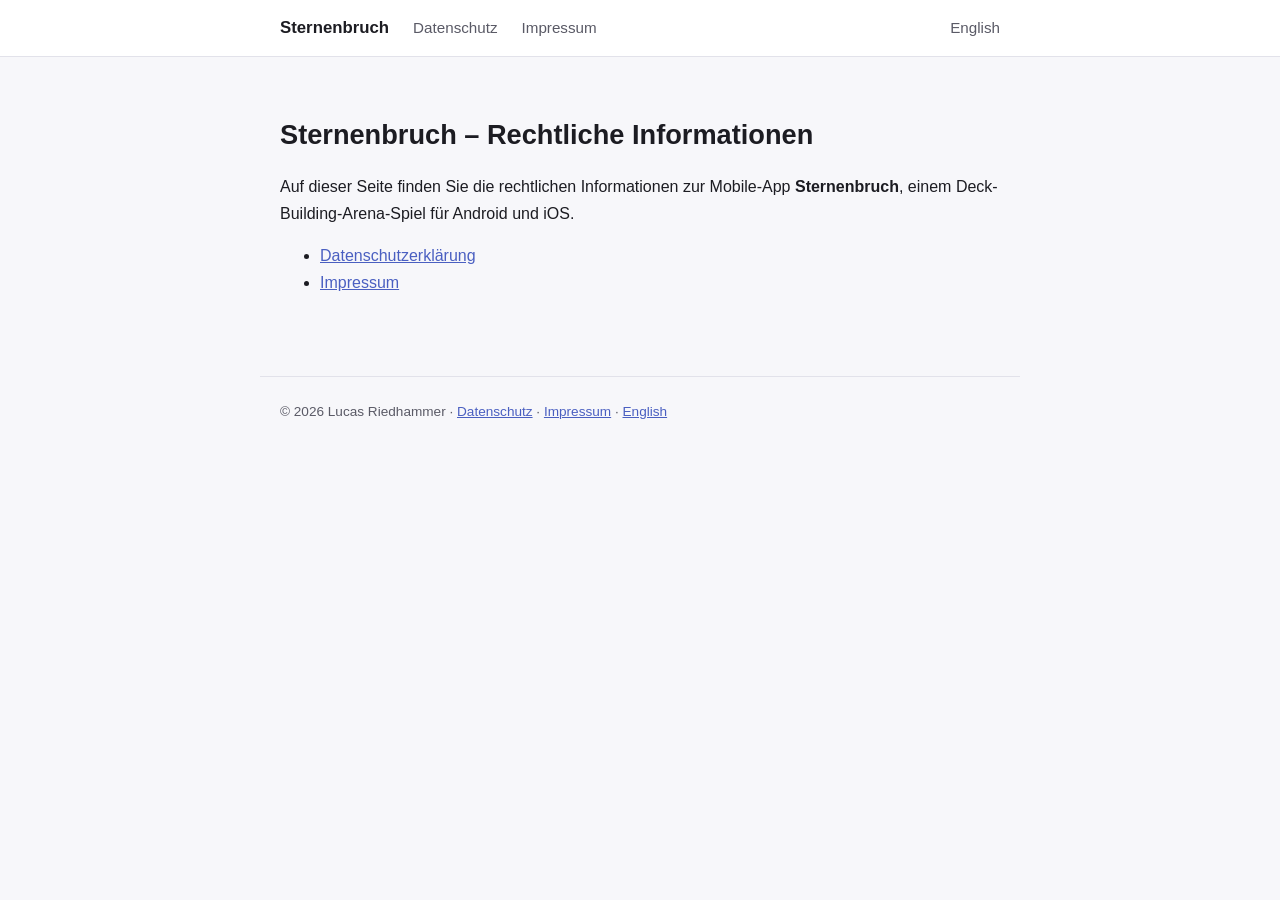
<file: index.html>
<!DOCTYPE html>
<html lang="de">
<head>
  <meta charset="utf-8">
  <meta name="viewport" content="width=device-width, initial-scale=1">
  <title>Sternenbruch – Rechtliches</title>
  <link rel="stylesheet" href="style.css">
</head>
<body>
  <header class="site">
    <nav>
      <a class="brand" href="index.html" aria-current="page">Sternenbruch</a>
      <a href="datenschutz.html">Datenschutz</a>
      <a href="impressum.html">Impressum</a>
      <a class="lang" href="en/index.html" hreflang="en">English</a>
    </nav>
  </header>
  <main>
    <h1>Sternenbruch – Rechtliche Informationen</h1>
    <p>
      Auf dieser Seite finden Sie die rechtlichen Informationen zur Mobile-App
      <strong>Sternenbruch</strong>, einem Deck-Building-Arena-Spiel für Android und iOS.
    </p>
    <ul>
      <li><a href="datenschutz.html">Datenschutzerklärung</a></li>
      <li><a href="impressum.html">Impressum</a></li>
    </ul>
  </main>
  <footer>
    © 2026 Lucas Riedhammer ·
    <a href="datenschutz.html">Datenschutz</a> ·
    <a href="impressum.html">Impressum</a> ·
    <a href="en/index.html" hreflang="en">English</a>
  </footer>
</body>
</html>
</file>
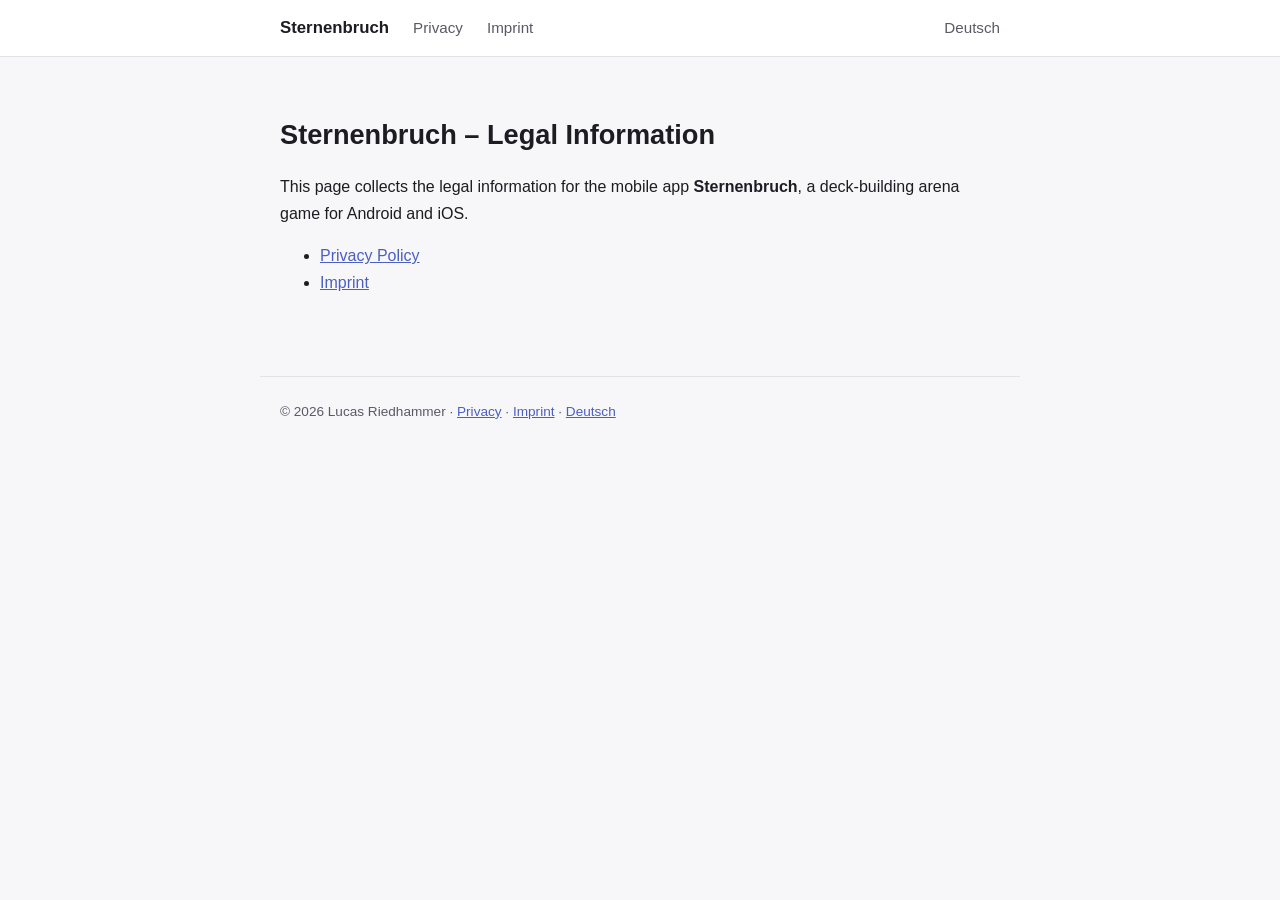
<file: en/index.html>
<!DOCTYPE html>
<html lang="en">
<head>
  <meta charset="utf-8">
  <meta name="viewport" content="width=device-width, initial-scale=1">
  <title>Sternenbruch – Legal</title>
  <link rel="stylesheet" href="../style.css">
</head>
<body>
  <header class="site">
    <nav>
      <a class="brand" href="index.html" aria-current="page">Sternenbruch</a>
      <a href="privacy.html">Privacy</a>
      <a href="imprint.html">Imprint</a>
      <a class="lang" href="../index.html" hreflang="de">Deutsch</a>
    </nav>
  </header>
  <main>
    <h1>Sternenbruch – Legal Information</h1>
    <p>
      This page collects the legal information for the mobile app <strong>Sternenbruch</strong>,
      a deck-building arena game for Android and iOS.
    </p>
    <ul>
      <li><a href="privacy.html">Privacy Policy</a></li>
      <li><a href="imprint.html">Imprint</a></li>
    </ul>
  </main>
  <footer>
    © 2026 Lucas Riedhammer ·
    <a href="privacy.html">Privacy</a> ·
    <a href="imprint.html">Imprint</a> ·
    <a href="../index.html" hreflang="de">Deutsch</a>
  </footer>
</body>
</html>
</file>
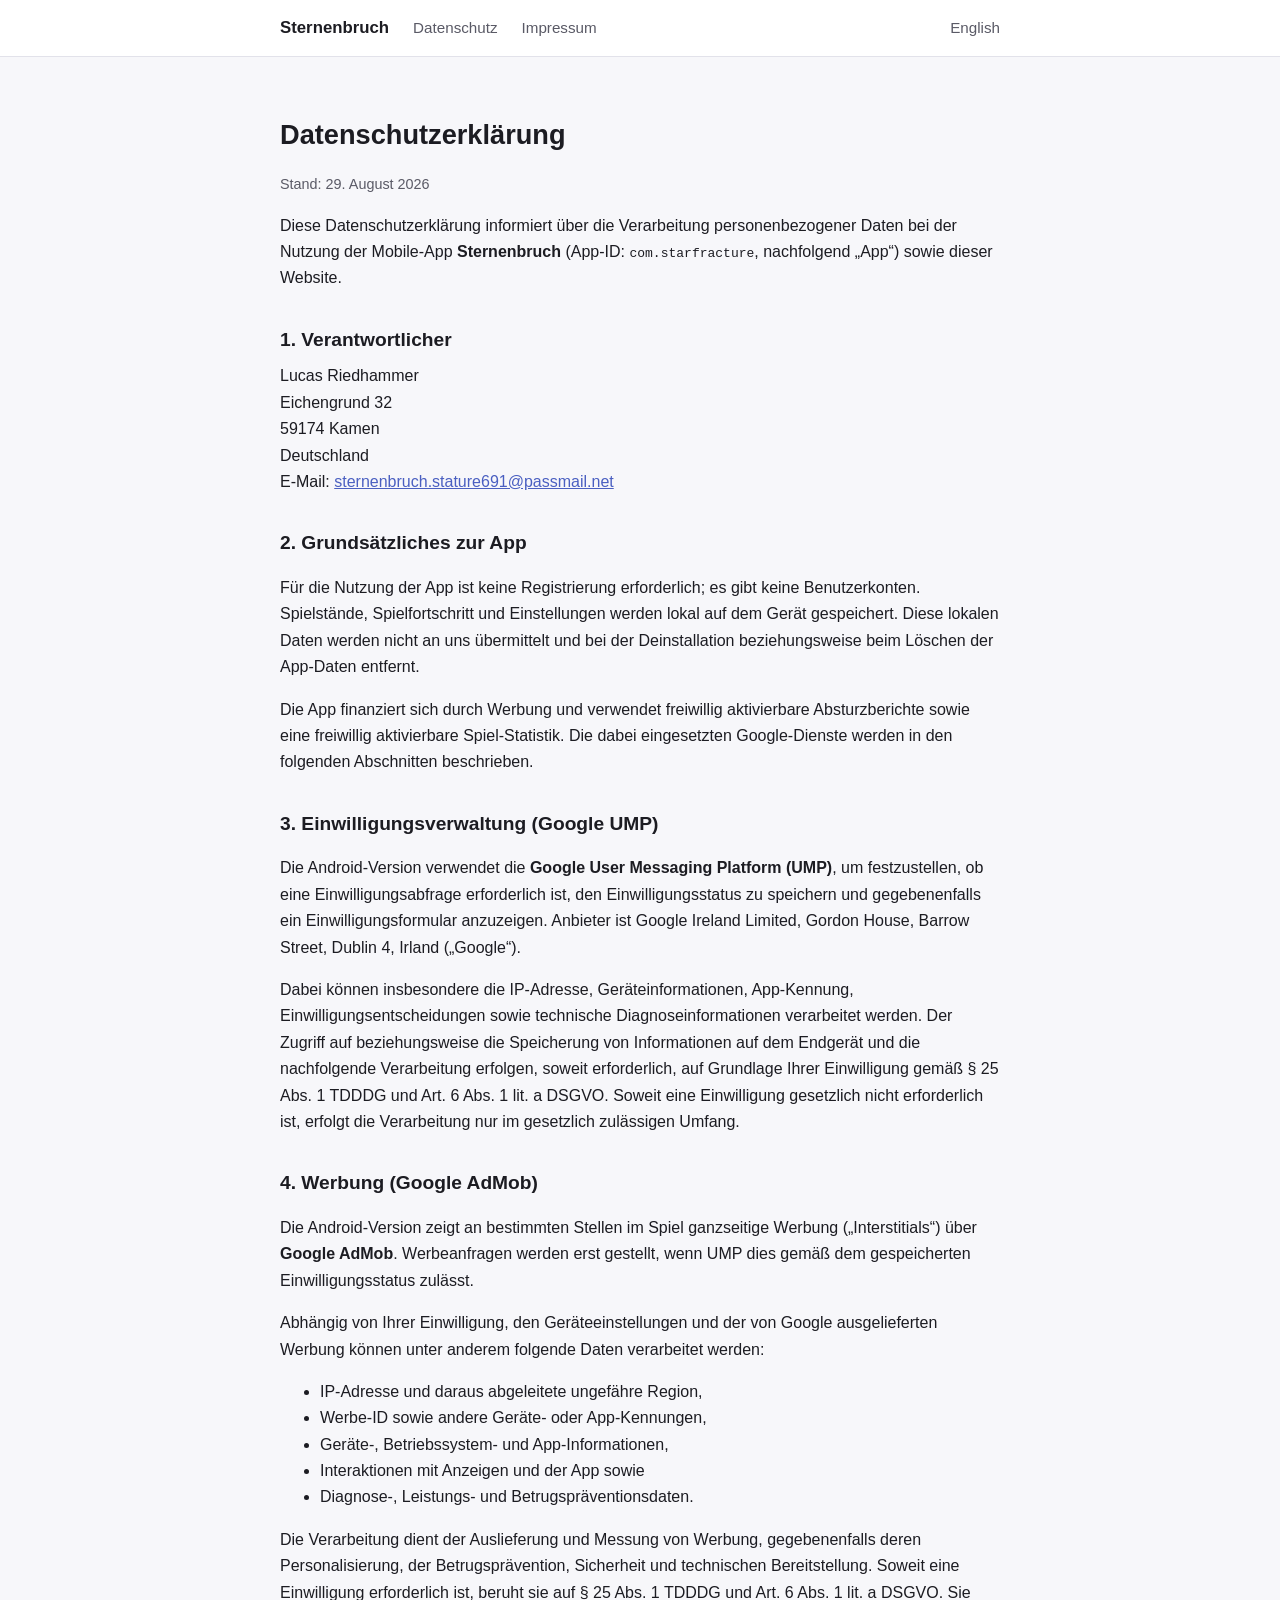
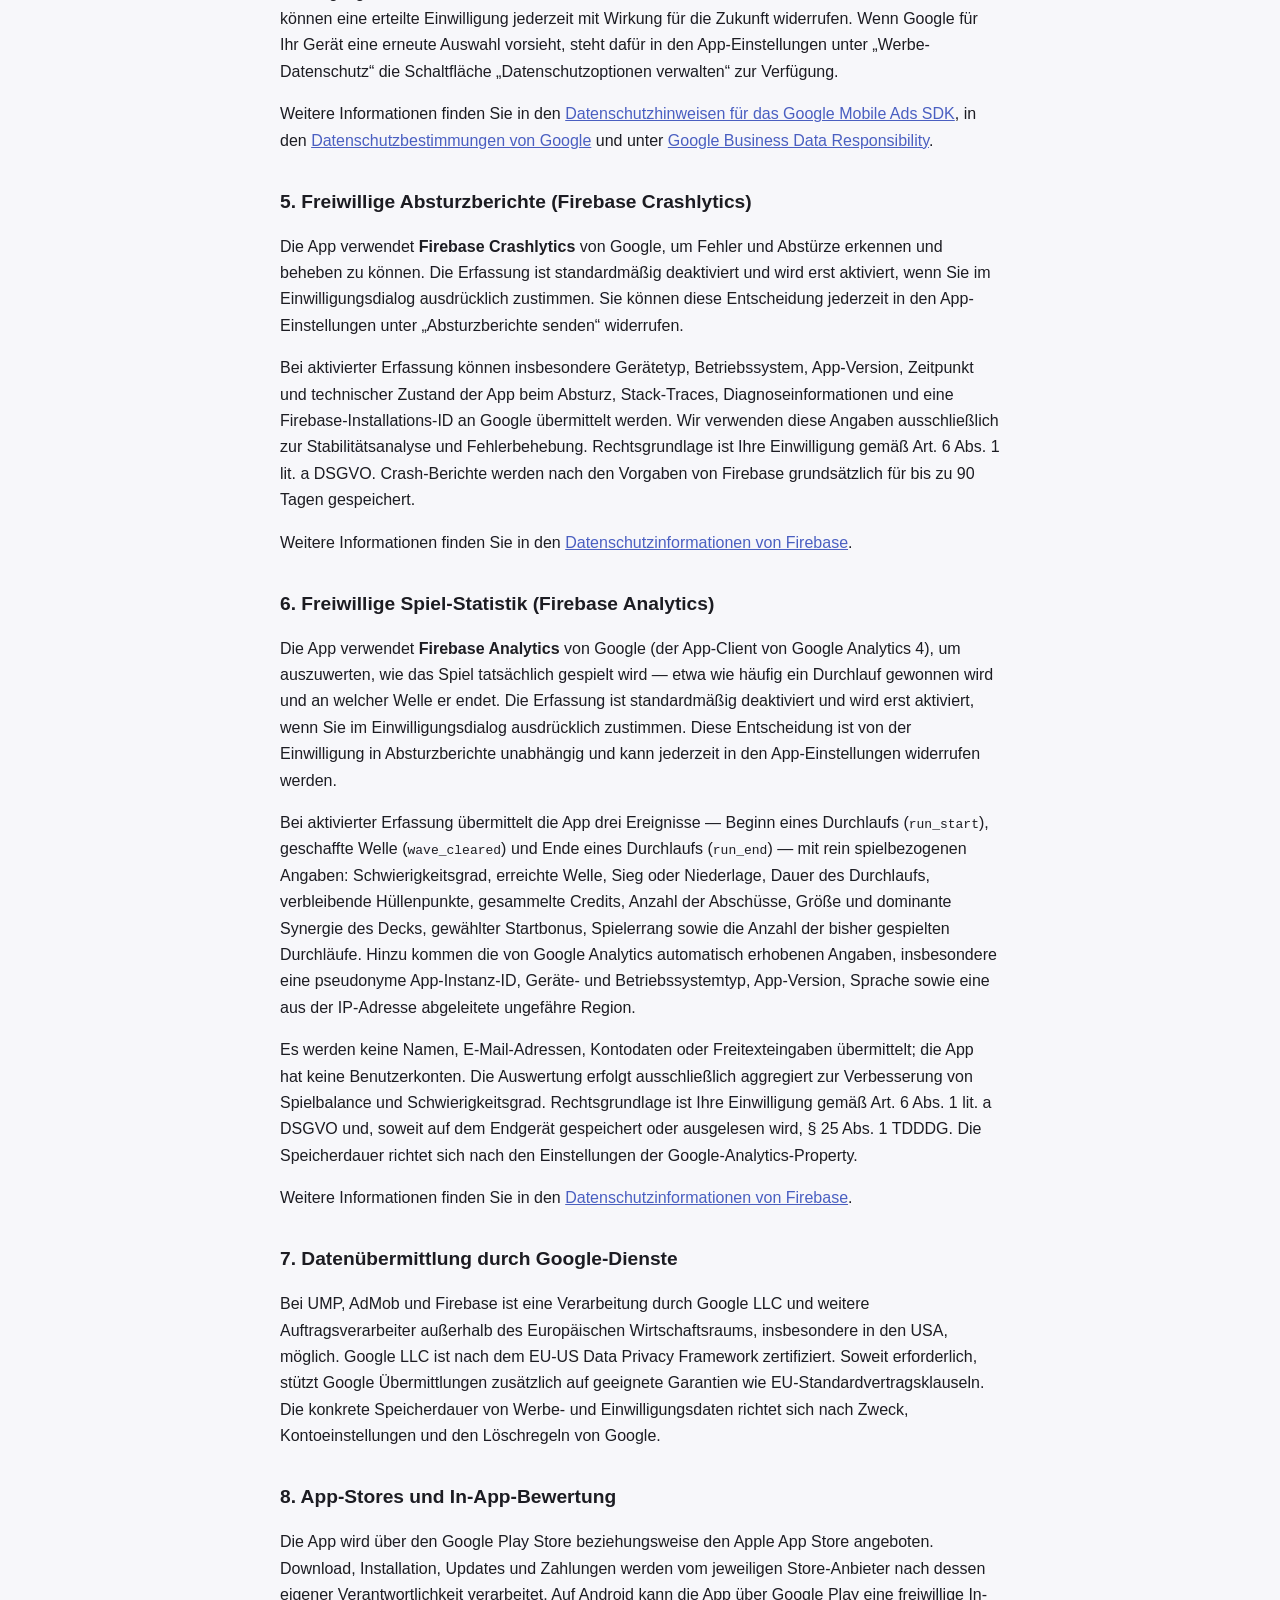
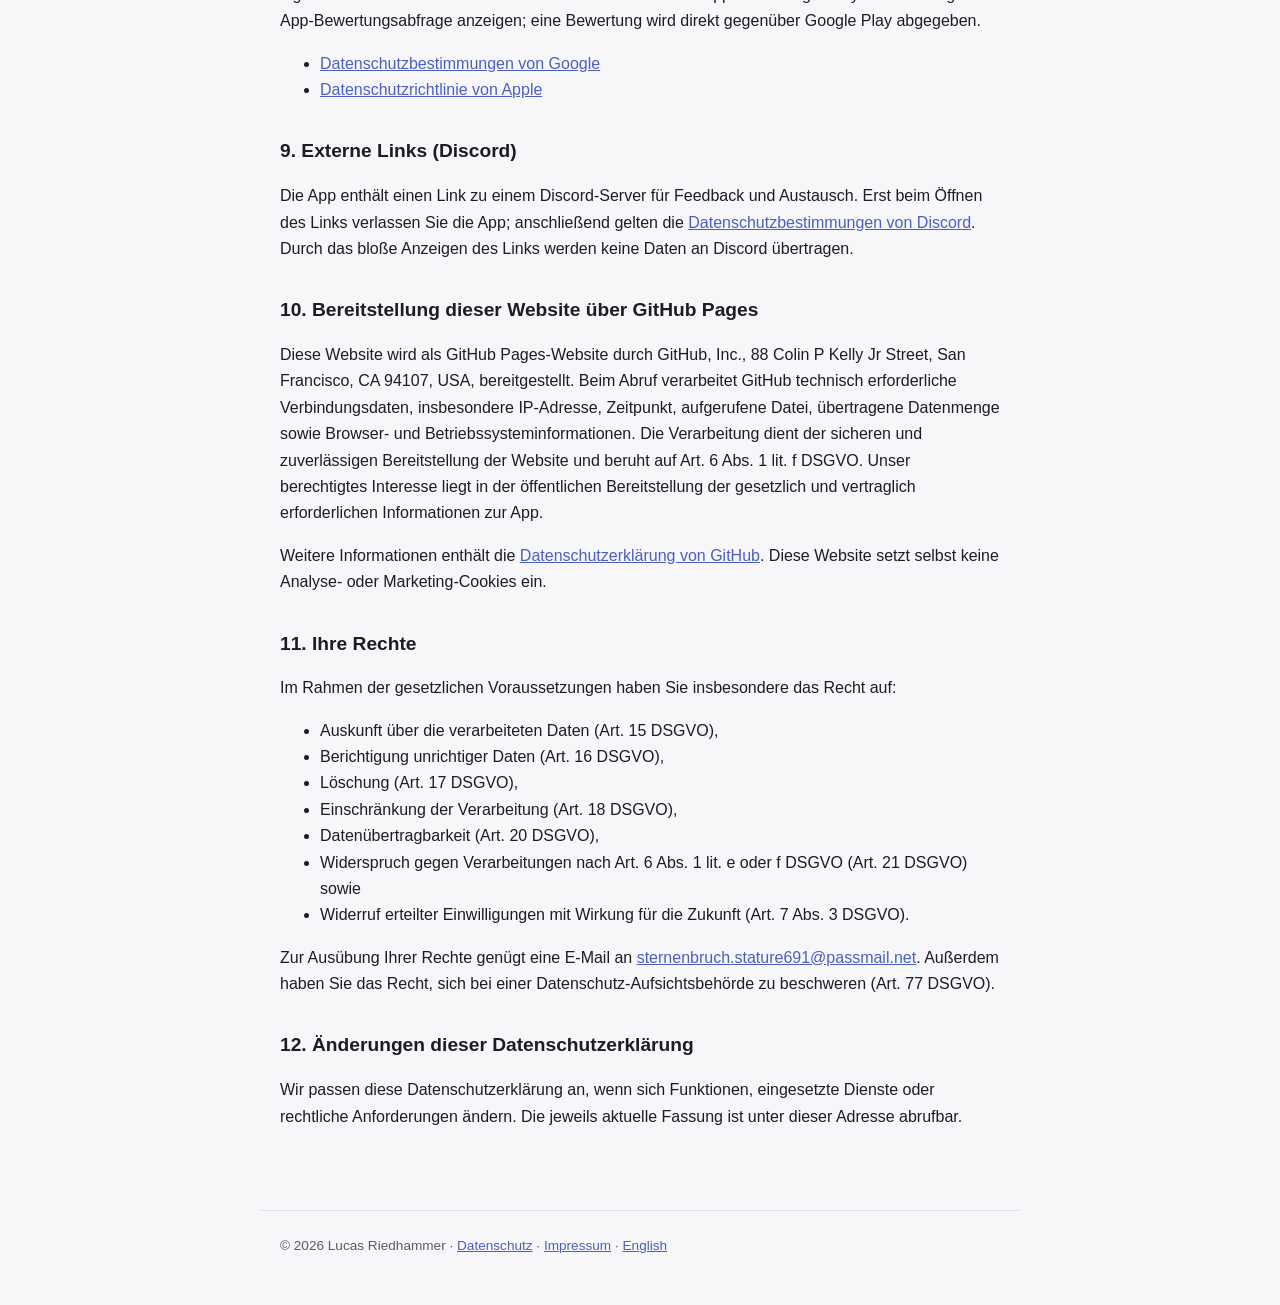
<file: datenschutz.html>
<!DOCTYPE html>
<html lang="de">
<head>
  <meta charset="utf-8">
  <meta name="viewport" content="width=device-width, initial-scale=1">
  <title>Datenschutzerklärung – Sternenbruch</title>
  <link rel="stylesheet" href="style.css">
</head>
<body>
  <header class="site">
    <nav>
      <a class="brand" href="index.html">Sternenbruch</a>
      <a href="datenschutz.html" aria-current="page">Datenschutz</a>
      <a href="impressum.html">Impressum</a>
      <a class="lang" href="en/privacy.html" hreflang="en">English</a>
    </nav>
  </header>
  <main>
    <h1>Datenschutzerklärung</h1>
    <p class="stand">Stand: 29. August 2026</p>

    <p>
      Diese Datenschutzerklärung informiert über die Verarbeitung personenbezogener
      Daten bei der Nutzung der Mobile-App <strong>Sternenbruch</strong>
      (App-ID: <code>com.starfracture</code>, nachfolgend „App“) sowie dieser Website.
    </p>

    <h2>1. Verantwortlicher</h2>
    <address>
      Lucas Riedhammer<br>
      Eichengrund 32<br>
      59174 Kamen<br>
      Deutschland<br>
      E-Mail: <a href="mailto:sternenbruch.stature691@passmail.net">sternenbruch.stature691@passmail.net</a>
    </address>

    <h2>2. Grundsätzliches zur App</h2>
    <p>
      Für die Nutzung der App ist keine Registrierung erforderlich; es gibt keine
      Benutzerkonten. Spielstände, Spielfortschritt und Einstellungen werden lokal auf
      dem Gerät gespeichert. Diese lokalen Daten werden nicht an uns übermittelt und
      bei der Deinstallation beziehungsweise beim Löschen der App-Daten entfernt.
    </p>
    <p>
      Die App finanziert sich durch Werbung und verwendet freiwillig aktivierbare
      Absturzberichte sowie eine freiwillig aktivierbare Spiel-Statistik. Die dabei
      eingesetzten Google-Dienste werden in den folgenden Abschnitten beschrieben.
    </p>

    <h2>3. Einwilligungsverwaltung (Google UMP)</h2>
    <p>
      Die Android-Version verwendet die <strong>Google User Messaging Platform (UMP)</strong>,
      um festzustellen, ob eine Einwilligungsabfrage erforderlich ist, den
      Einwilligungsstatus zu speichern und gegebenenfalls ein Einwilligungsformular
      anzuzeigen. Anbieter ist Google Ireland Limited, Gordon House, Barrow Street,
      Dublin 4, Irland („Google“).
    </p>
    <p>
      Dabei können insbesondere die IP-Adresse, Geräteinformationen, App-Kennung,
      Einwilligungsentscheidungen sowie technische Diagnoseinformationen verarbeitet
      werden. Der Zugriff auf beziehungsweise die Speicherung von Informationen auf
      dem Endgerät und die nachfolgende Verarbeitung erfolgen, soweit erforderlich,
      auf Grundlage Ihrer Einwilligung gemäß § 25 Abs. 1 TDDDG und Art. 6 Abs. 1 lit. a
      DSGVO. Soweit eine Einwilligung gesetzlich nicht erforderlich ist, erfolgt die
      Verarbeitung nur im gesetzlich zulässigen Umfang.
    </p>

    <h2>4. Werbung (Google AdMob)</h2>
    <p>
      Die Android-Version zeigt an bestimmten Stellen im Spiel ganzseitige Werbung
      („Interstitials“) über <strong>Google AdMob</strong>. Werbeanfragen werden erst
      gestellt, wenn UMP dies gemäß dem gespeicherten Einwilligungsstatus zulässt.
    </p>
    <p>
      Abhängig von Ihrer Einwilligung, den Geräteeinstellungen und der von Google
      ausgelieferten Werbung können unter anderem folgende Daten verarbeitet werden:
    </p>
    <ul>
      <li>IP-Adresse und daraus abgeleitete ungefähre Region,</li>
      <li>Werbe-ID sowie andere Geräte- oder App-Kennungen,</li>
      <li>Geräte-, Betriebssystem- und App-Informationen,</li>
      <li>Interaktionen mit Anzeigen und der App sowie</li>
      <li>Diagnose-, Leistungs- und Betrugspräventionsdaten.</li>
    </ul>
    <p>
      Die Verarbeitung dient der Auslieferung und Messung von Werbung, gegebenenfalls
      deren Personalisierung, der Betrugsprävention, Sicherheit und technischen
      Bereitstellung. Soweit eine Einwilligung erforderlich ist, beruht sie auf
      § 25 Abs. 1 TDDDG und Art. 6 Abs. 1 lit. a DSGVO. Sie können eine erteilte
      Einwilligung jederzeit mit Wirkung für die Zukunft widerrufen. Wenn Google für
      Ihr Gerät eine erneute Auswahl vorsieht, steht dafür in den App-Einstellungen
      unter „Werbe-Datenschutz“ die Schaltfläche „Datenschutzoptionen verwalten“ zur
      Verfügung.
    </p>
    <p>
      Weitere Informationen finden Sie in den
      <a href="https://developers.google.com/admob/android/privacy/play-data-disclosure"
         rel="noopener noreferrer">Datenschutzhinweisen für das Google Mobile Ads SDK</a>,
      in den <a href="https://policies.google.com/privacy" rel="noopener noreferrer">
      Datenschutzbestimmungen von Google</a> und unter
      <a href="https://business.safety.google/privacy/" rel="noopener noreferrer">
      Google Business Data Responsibility</a>.
    </p>

    <h2>5. Freiwillige Absturzberichte (Firebase Crashlytics)</h2>
    <p>
      Die App verwendet <strong>Firebase Crashlytics</strong> von Google, um Fehler und
      Abstürze erkennen und beheben zu können. Die Erfassung ist standardmäßig
      deaktiviert und wird erst aktiviert, wenn Sie im Einwilligungsdialog ausdrücklich
      zustimmen. Sie können diese Entscheidung jederzeit in den App-Einstellungen unter
      „Absturzberichte senden“ widerrufen.
    </p>
    <p>
      Bei aktivierter Erfassung können insbesondere Gerätetyp, Betriebssystem,
      App-Version, Zeitpunkt und technischer Zustand der App beim Absturz, Stack-Traces,
      Diagnoseinformationen und eine Firebase-Installations-ID an Google übermittelt
      werden. Wir verwenden diese Angaben ausschließlich zur Stabilitätsanalyse und
      Fehlerbehebung. Rechtsgrundlage ist Ihre Einwilligung gemäß Art. 6 Abs. 1 lit. a
      DSGVO. Crash-Berichte werden nach den Vorgaben von Firebase grundsätzlich für bis
      zu 90 Tagen gespeichert.
    </p>
    <p>
      Weitere Informationen finden Sie in den
      <a href="https://firebase.google.com/support/privacy" rel="noopener noreferrer">
      Datenschutzinformationen von Firebase</a>.
    </p>

    <h2>6. Freiwillige Spiel-Statistik (Firebase Analytics)</h2>
    <p>
      Die App verwendet <strong>Firebase Analytics</strong> von Google (der App-Client von
      Google Analytics 4), um auszuwerten, wie das Spiel tatsächlich gespielt wird — etwa
      wie häufig ein Durchlauf gewonnen wird und an welcher Welle er endet. Die Erfassung
      ist standardmäßig deaktiviert und wird erst aktiviert, wenn Sie im
      Einwilligungsdialog ausdrücklich zustimmen. Diese Entscheidung ist von der
      Einwilligung in Absturzberichte unabhängig und kann jederzeit in den
      App-Einstellungen widerrufen werden.
    </p>
    <p>
      Bei aktivierter Erfassung übermittelt die App drei Ereignisse — Beginn eines
      Durchlaufs (<code>run_start</code>), geschaffte Welle (<code>wave_cleared</code>) und
      Ende eines Durchlaufs (<code>run_end</code>) — mit rein spielbezogenen Angaben:
      Schwierigkeitsgrad, erreichte Welle, Sieg oder Niederlage, Dauer des Durchlaufs,
      verbleibende Hüllenpunkte, gesammelte Credits, Anzahl der Abschüsse, Größe und
      dominante Synergie des Decks, gewählter Startbonus, Spielerrang sowie die Anzahl der
      bisher gespielten Durchläufe. Hinzu kommen die von Google Analytics automatisch
      erhobenen Angaben, insbesondere eine pseudonyme App-Instanz-ID, Geräte- und
      Betriebssystemtyp, App-Version, Sprache sowie eine aus der IP-Adresse abgeleitete
      ungefähre Region.
    </p>
    <p>
      Es werden keine Namen, E-Mail-Adressen, Kontodaten oder Freitexteingaben übermittelt;
      die App hat keine Benutzerkonten. Die Auswertung erfolgt ausschließlich aggregiert zur
      Verbesserung von Spielbalance und Schwierigkeitsgrad. Rechtsgrundlage ist Ihre
      Einwilligung gemäß Art. 6 Abs. 1 lit. a DSGVO und, soweit auf dem Endgerät
      gespeichert oder ausgelesen wird, § 25 Abs. 1 TDDDG. Die Speicherdauer richtet sich
      nach den Einstellungen der Google-Analytics-Property.
    </p>
    <p>
      Weitere Informationen finden Sie in den
      <a href="https://firebase.google.com/support/privacy" rel="noopener noreferrer">
      Datenschutzinformationen von Firebase</a>.
    </p>

    <h2>7. Datenübermittlung durch Google-Dienste</h2>
    <p>
      Bei UMP, AdMob und Firebase ist eine Verarbeitung durch Google LLC und weitere
      Auftragsverarbeiter außerhalb des Europäischen Wirtschaftsraums, insbesondere in
      den USA, möglich. Google LLC ist nach dem EU-US Data Privacy Framework
      zertifiziert. Soweit erforderlich, stützt Google Übermittlungen zusätzlich auf
      geeignete Garantien wie EU-Standardvertragsklauseln. Die konkrete Speicherdauer
      von Werbe- und Einwilligungsdaten richtet sich nach Zweck, Kontoeinstellungen und
      den Löschregeln von Google.
    </p>

    <h2>8. App-Stores und In-App-Bewertung</h2>
    <p>
      Die App wird über den Google Play Store beziehungsweise den Apple App Store
      angeboten. Download, Installation, Updates und Zahlungen werden vom jeweiligen
      Store-Anbieter nach dessen eigener Verantwortlichkeit verarbeitet. Auf Android
      kann die App über Google Play eine freiwillige In-App-Bewertungsabfrage anzeigen;
      eine Bewertung wird direkt gegenüber Google Play abgegeben.
    </p>
    <ul>
      <li><a href="https://policies.google.com/privacy" rel="noopener noreferrer">Datenschutzbestimmungen von Google</a></li>
      <li><a href="https://www.apple.com/legal/privacy/" rel="noopener noreferrer">Datenschutzrichtlinie von Apple</a></li>
    </ul>

    <h2>9. Externe Links (Discord)</h2>
    <p>
      Die App enthält einen Link zu einem Discord-Server für Feedback und Austausch.
      Erst beim Öffnen des Links verlassen Sie die App; anschließend gelten die
      <a href="https://discord.com/privacy" rel="noopener noreferrer">
      Datenschutzbestimmungen von Discord</a>. Durch das bloße Anzeigen des Links werden
      keine Daten an Discord übertragen.
    </p>

    <h2>10. Bereitstellung dieser Website über GitHub Pages</h2>
    <p>
      Diese Website wird als GitHub Pages-Website durch GitHub, Inc., 88 Colin P Kelly
      Jr Street, San Francisco, CA 94107, USA, bereitgestellt. Beim Abruf verarbeitet
      GitHub technisch erforderliche Verbindungsdaten, insbesondere IP-Adresse,
      Zeitpunkt, aufgerufene Datei, übertragene Datenmenge sowie Browser- und
      Betriebssysteminformationen. Die Verarbeitung dient der sicheren und zuverlässigen
      Bereitstellung der Website und beruht auf Art. 6 Abs. 1 lit. f DSGVO. Unser
      berechtigtes Interesse liegt in der öffentlichen Bereitstellung der gesetzlich und
      vertraglich erforderlichen Informationen zur App.
    </p>
    <p>
      Weitere Informationen enthält die
      <a href="https://docs.github.com/de/site-policy/privacy-policies/github-general-privacy-statement"
         rel="noopener noreferrer">Datenschutzerklärung von GitHub</a>. Diese Website
      setzt selbst keine Analyse- oder Marketing-Cookies ein.
    </p>

    <h2>11. Ihre Rechte</h2>
    <p>Im Rahmen der gesetzlichen Voraussetzungen haben Sie insbesondere das Recht auf:</p>
    <ul>
      <li>Auskunft über die verarbeiteten Daten (Art. 15 DSGVO),</li>
      <li>Berichtigung unrichtiger Daten (Art. 16 DSGVO),</li>
      <li>Löschung (Art. 17 DSGVO),</li>
      <li>Einschränkung der Verarbeitung (Art. 18 DSGVO),</li>
      <li>Datenübertragbarkeit (Art. 20 DSGVO),</li>
      <li>Widerspruch gegen Verarbeitungen nach Art. 6 Abs. 1 lit. e oder f DSGVO
          (Art. 21 DSGVO) sowie</li>
      <li>Widerruf erteilter Einwilligungen mit Wirkung für die Zukunft
          (Art. 7 Abs. 3 DSGVO).</li>
    </ul>
    <p>
      Zur Ausübung Ihrer Rechte genügt eine E-Mail an
      <a href="mailto:sternenbruch.stature691@passmail.net">sternenbruch.stature691@passmail.net</a>.
      Außerdem haben Sie das Recht, sich bei einer Datenschutz-Aufsichtsbehörde zu
      beschweren (Art. 77 DSGVO).
    </p>

    <h2>12. Änderungen dieser Datenschutzerklärung</h2>
    <p>
      Wir passen diese Datenschutzerklärung an, wenn sich Funktionen, eingesetzte
      Dienste oder rechtliche Anforderungen ändern. Die jeweils aktuelle Fassung ist
      unter dieser Adresse abrufbar.
    </p>
  </main>
  <footer>
    © 2026 Lucas Riedhammer ·
    <a href="datenschutz.html">Datenschutz</a> ·
    <a href="impressum.html">Impressum</a> ·
    <a href="en/privacy.html" hreflang="en">English</a>
  </footer>
</body>
</html>
</file>
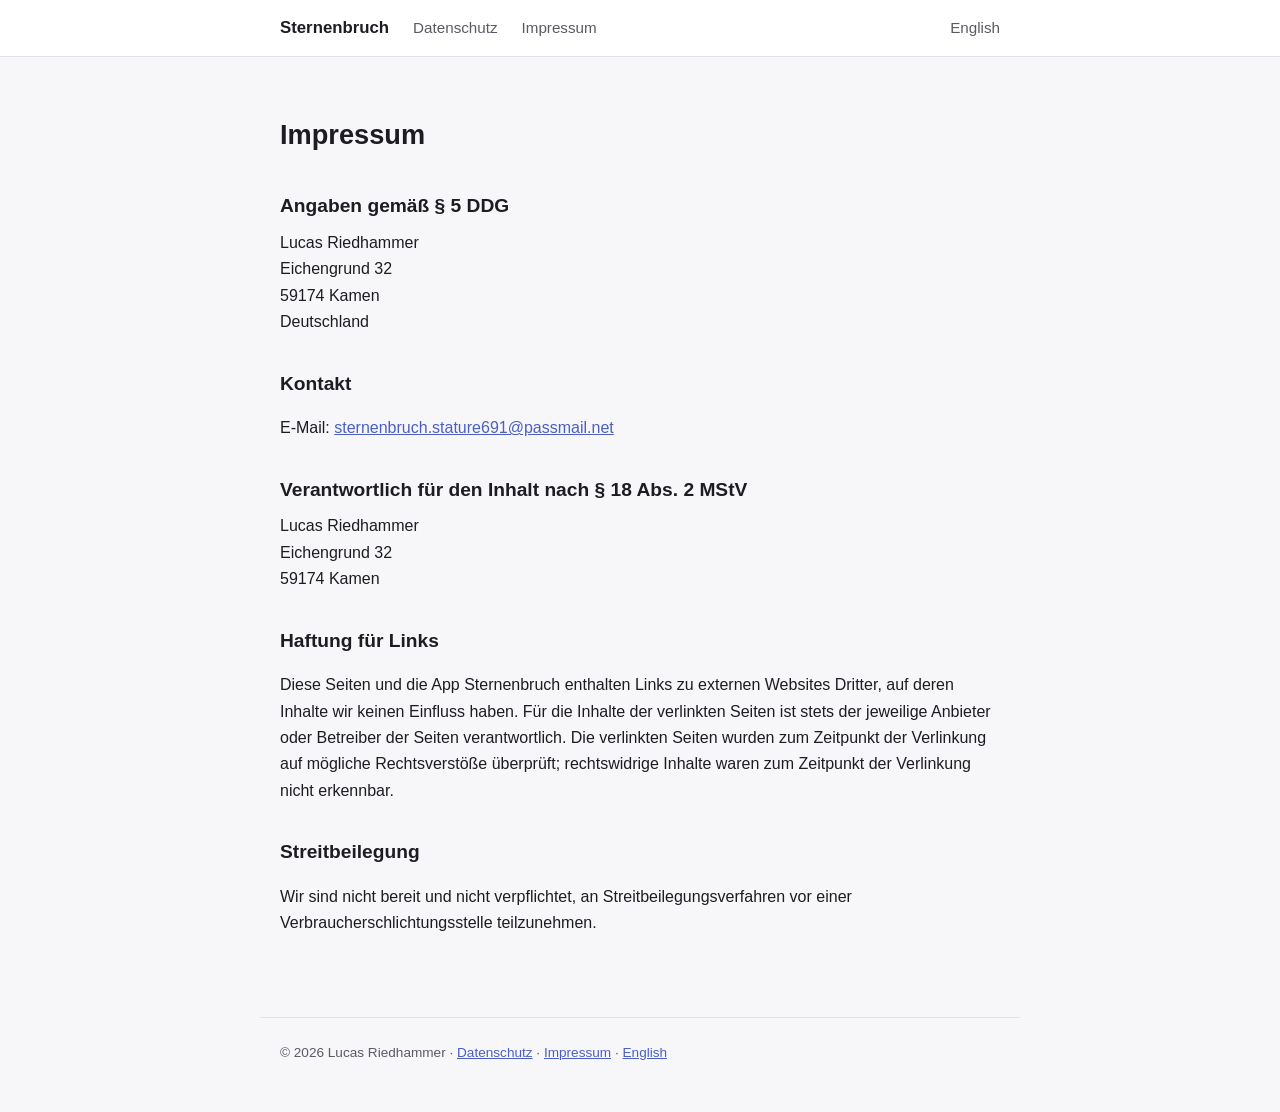
<file: impressum.html>
<!DOCTYPE html>
<html lang="de">
<head>
  <meta charset="utf-8">
  <meta name="viewport" content="width=device-width, initial-scale=1">
  <title>Impressum – Sternenbruch</title>
  <link rel="stylesheet" href="style.css">
</head>
<body>
  <header class="site">
    <nav>
      <a class="brand" href="index.html">Sternenbruch</a>
      <a href="datenschutz.html">Datenschutz</a>
      <a href="impressum.html" aria-current="page">Impressum</a>
      <a class="lang" href="en/imprint.html" hreflang="en">English</a>
    </nav>
  </header>
  <main>
    <h1>Impressum</h1>

    <h2>Angaben gemäß § 5 DDG</h2>
    <address>
      Lucas Riedhammer<br>
      Eichengrund 32<br>
      59174 Kamen<br>
      Deutschland
    </address>

    <h2>Kontakt</h2>
    <p>
      E-Mail: <a href="mailto:sternenbruch.stature691@passmail.net">sternenbruch.stature691@passmail.net</a>
    </p>

    <h2>Verantwortlich für den Inhalt nach § 18 Abs. 2 MStV</h2>
    <address>
      Lucas Riedhammer<br>
      Eichengrund 32<br>
      59174 Kamen
    </address>

    <h2>Haftung für Links</h2>
    <p>
      Diese Seiten und die App Sternenbruch enthalten Links zu externen Websites
      Dritter, auf deren Inhalte wir keinen Einfluss haben. Für die Inhalte der
      verlinkten Seiten ist stets der jeweilige Anbieter oder Betreiber der Seiten
      verantwortlich. Die verlinkten Seiten wurden zum Zeitpunkt der Verlinkung auf
      mögliche Rechtsverstöße überprüft; rechtswidrige Inhalte waren zum Zeitpunkt
      der Verlinkung nicht erkennbar.
    </p>

    <h2>Streitbeilegung</h2>
    <p>
      Wir sind nicht bereit und nicht verpflichtet, an Streitbeilegungsverfahren vor
      einer Verbraucherschlichtungsstelle teilzunehmen.
    </p>
  </main>
  <footer>
    © 2026 Lucas Riedhammer ·
    <a href="datenschutz.html">Datenschutz</a> ·
    <a href="impressum.html">Impressum</a> ·
    <a href="en/imprint.html" hreflang="en">English</a>
  </footer>
</body>
</html>
</file>
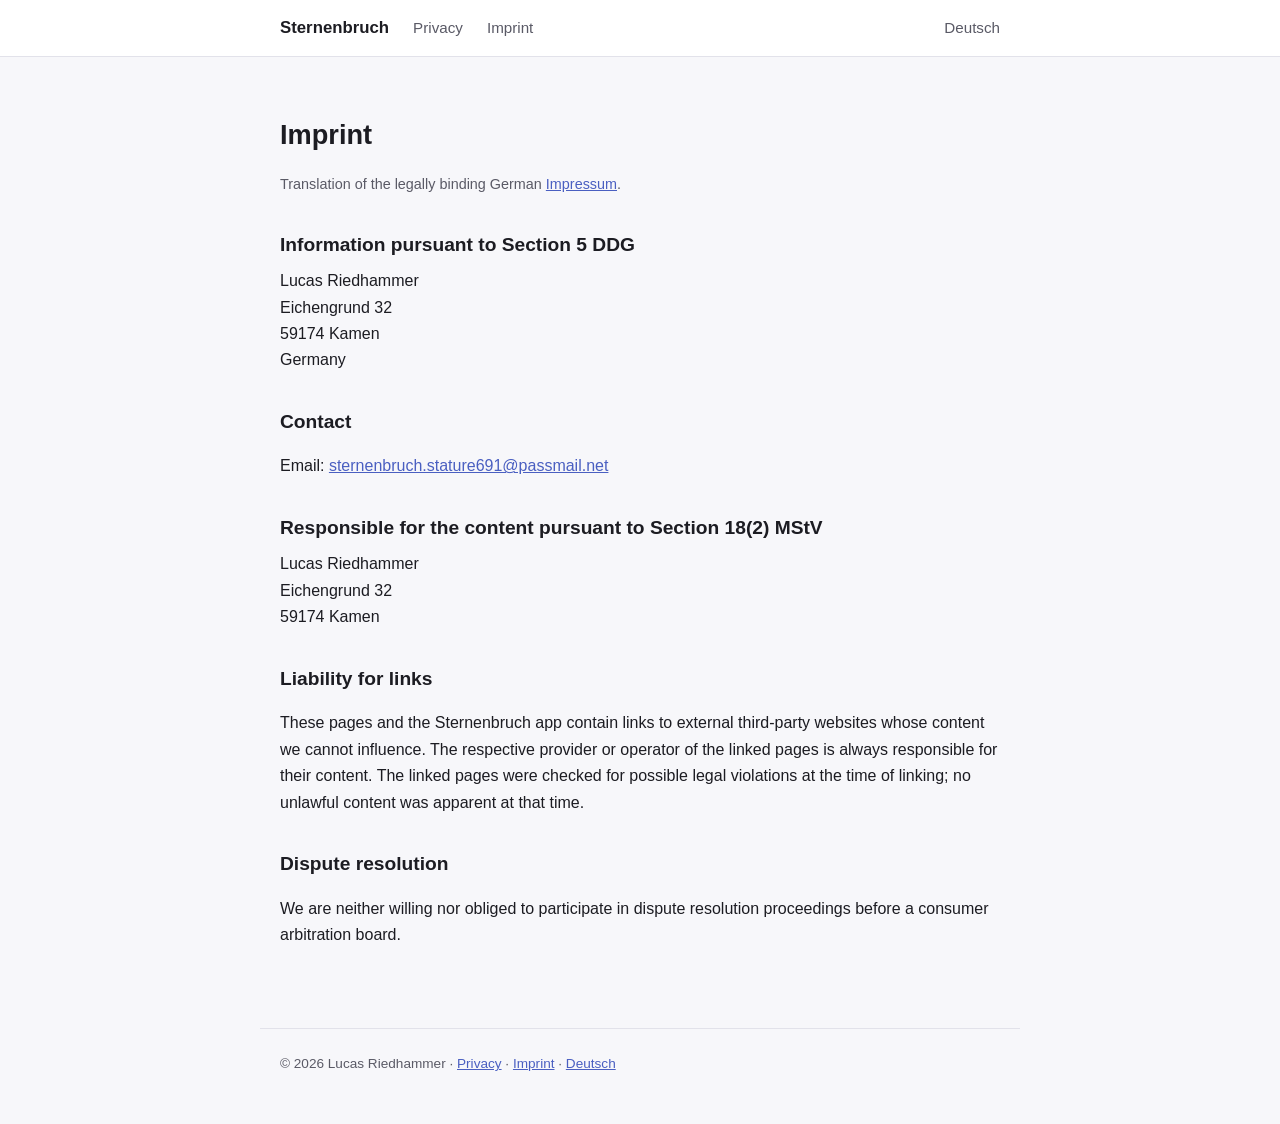
<file: en/imprint.html>
<!DOCTYPE html>
<html lang="en">
<head>
  <meta charset="utf-8">
  <meta name="viewport" content="width=device-width, initial-scale=1">
  <title>Imprint – Sternenbruch</title>
  <link rel="stylesheet" href="../style.css">
</head>
<body>
  <header class="site">
    <nav>
      <a class="brand" href="index.html">Sternenbruch</a>
      <a href="privacy.html">Privacy</a>
      <a href="imprint.html" aria-current="page">Imprint</a>
      <a class="lang" href="../impressum.html" hreflang="de">Deutsch</a>
    </nav>
  </header>
  <main>
    <h1>Imprint</h1>
    <p class="stand">
      Translation of the legally binding German
      <a href="../impressum.html" hreflang="de">Impressum</a>.
    </p>

    <h2>Information pursuant to Section 5 DDG</h2>
    <address>
      Lucas Riedhammer<br>
      Eichengrund 32<br>
      59174 Kamen<br>
      Germany
    </address>

    <h2>Contact</h2>
    <p>
      Email: <a href="mailto:sternenbruch.stature691@passmail.net">sternenbruch.stature691@passmail.net</a>
    </p>

    <h2>Responsible for the content pursuant to Section 18(2) MStV</h2>
    <address>
      Lucas Riedhammer<br>
      Eichengrund 32<br>
      59174 Kamen
    </address>

    <h2>Liability for links</h2>
    <p>
      These pages and the Sternenbruch app contain links to external third-party websites whose
      content we cannot influence. The respective provider or operator of the linked pages is
      always responsible for their content. The linked pages were checked for possible legal
      violations at the time of linking; no unlawful content was apparent at that time.
    </p>

    <h2>Dispute resolution</h2>
    <p>
      We are neither willing nor obliged to participate in dispute resolution proceedings
      before a consumer arbitration board.
    </p>
  </main>
  <footer>
    © 2026 Lucas Riedhammer ·
    <a href="privacy.html">Privacy</a> ·
    <a href="imprint.html">Imprint</a> ·
    <a href="../impressum.html" hreflang="de">Deutsch</a>
  </footer>
</body>
</html>
</file>
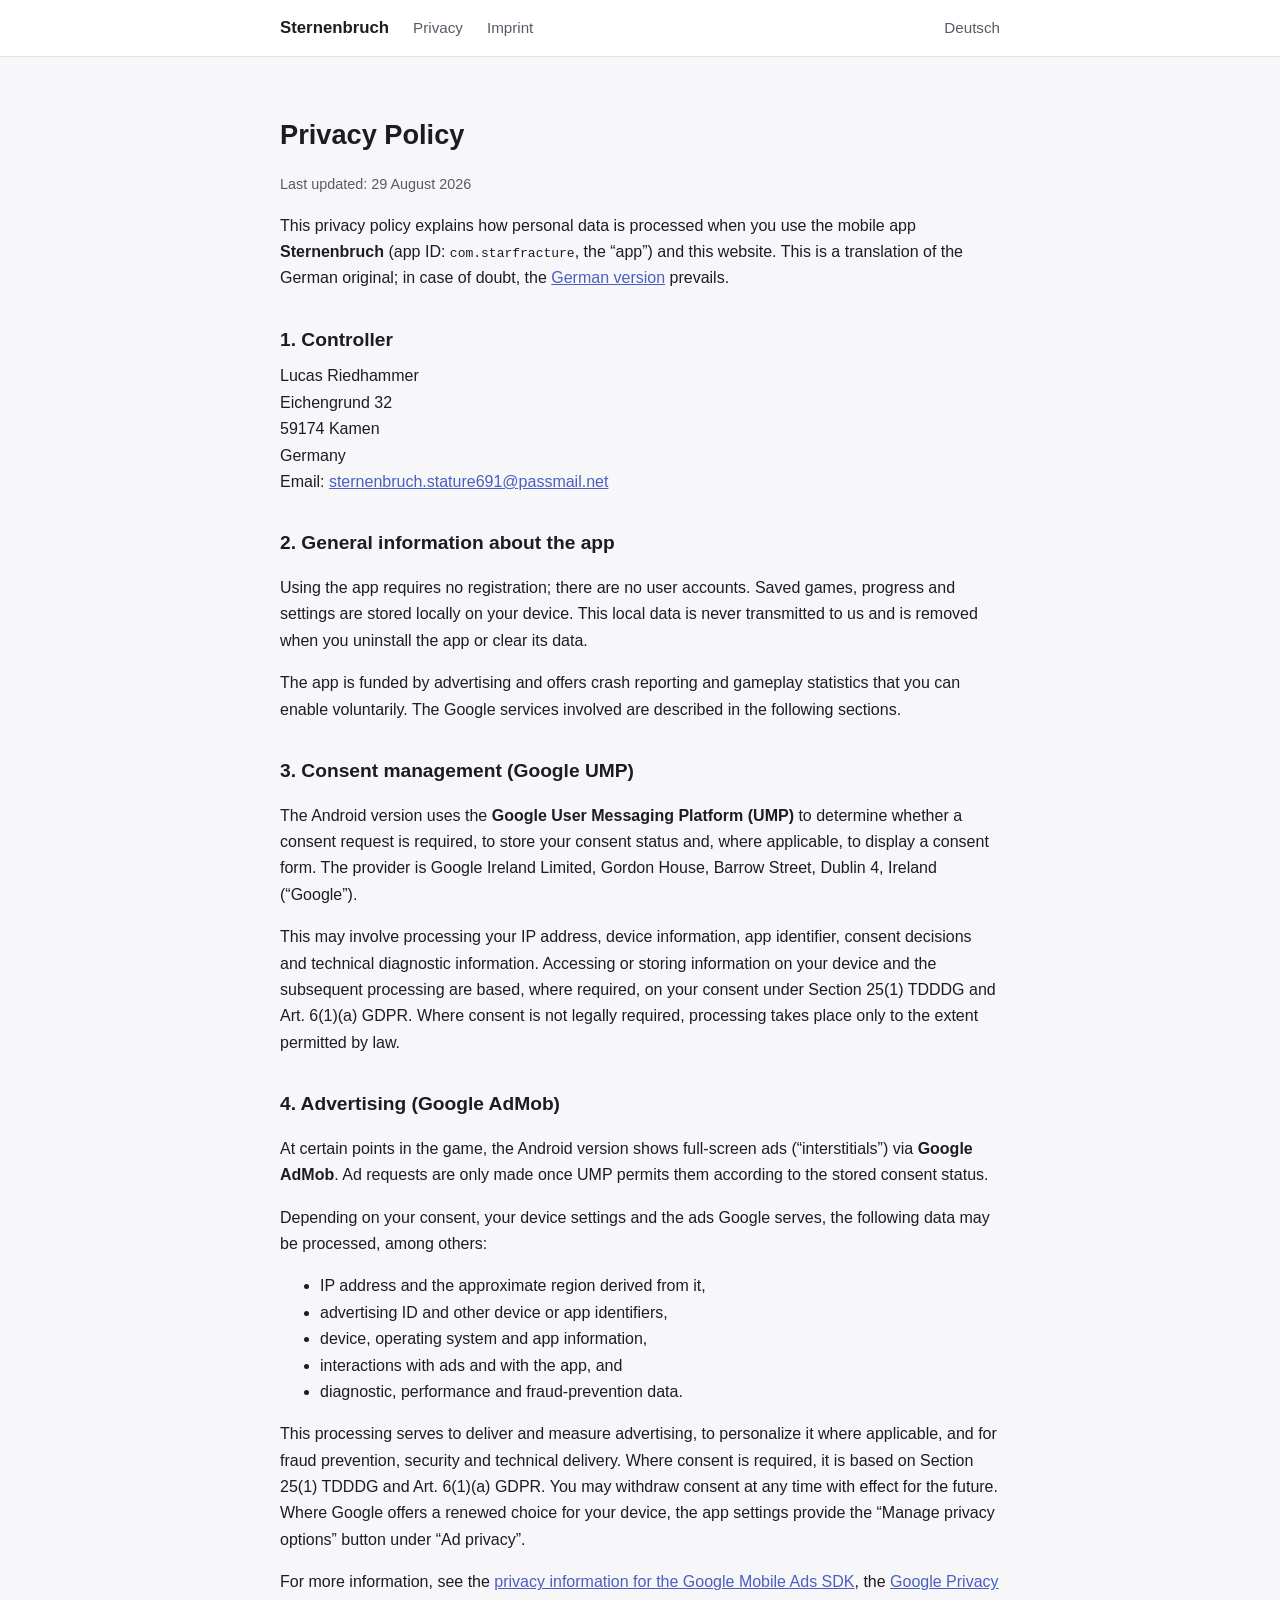
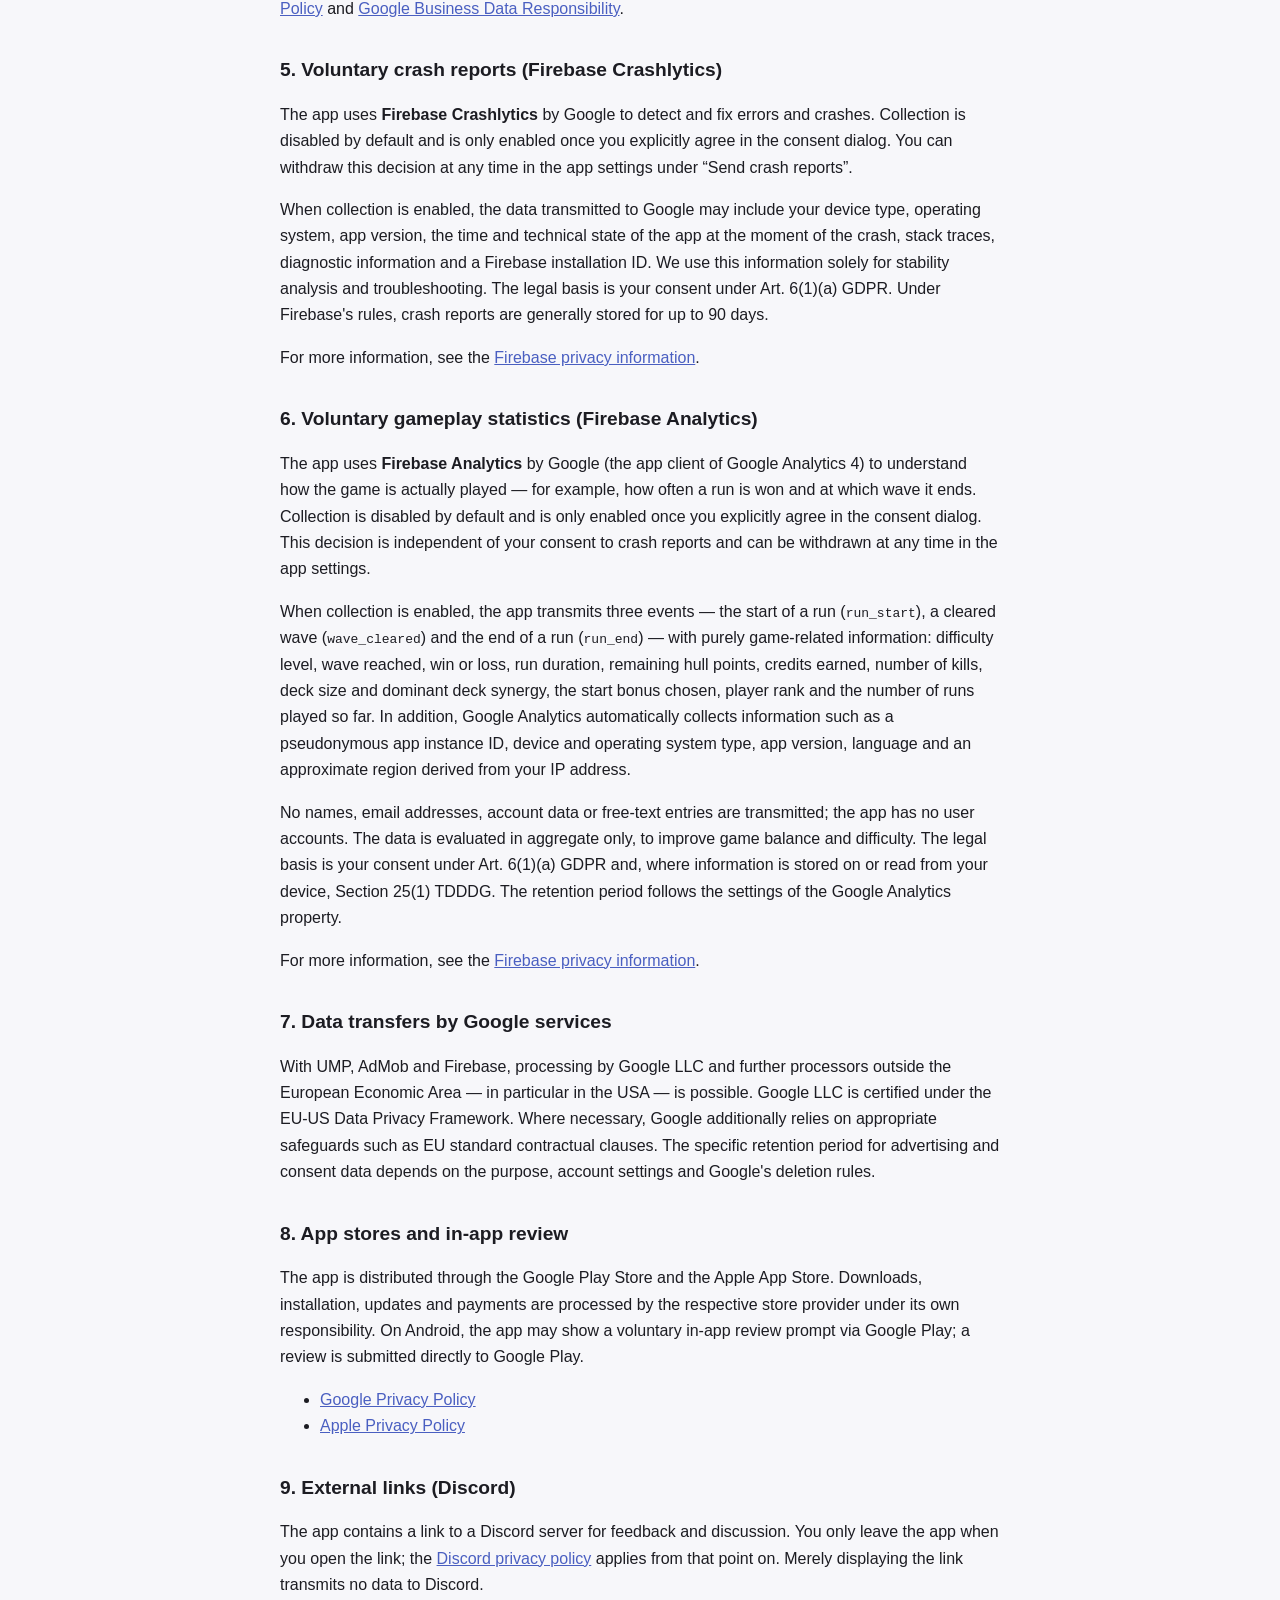
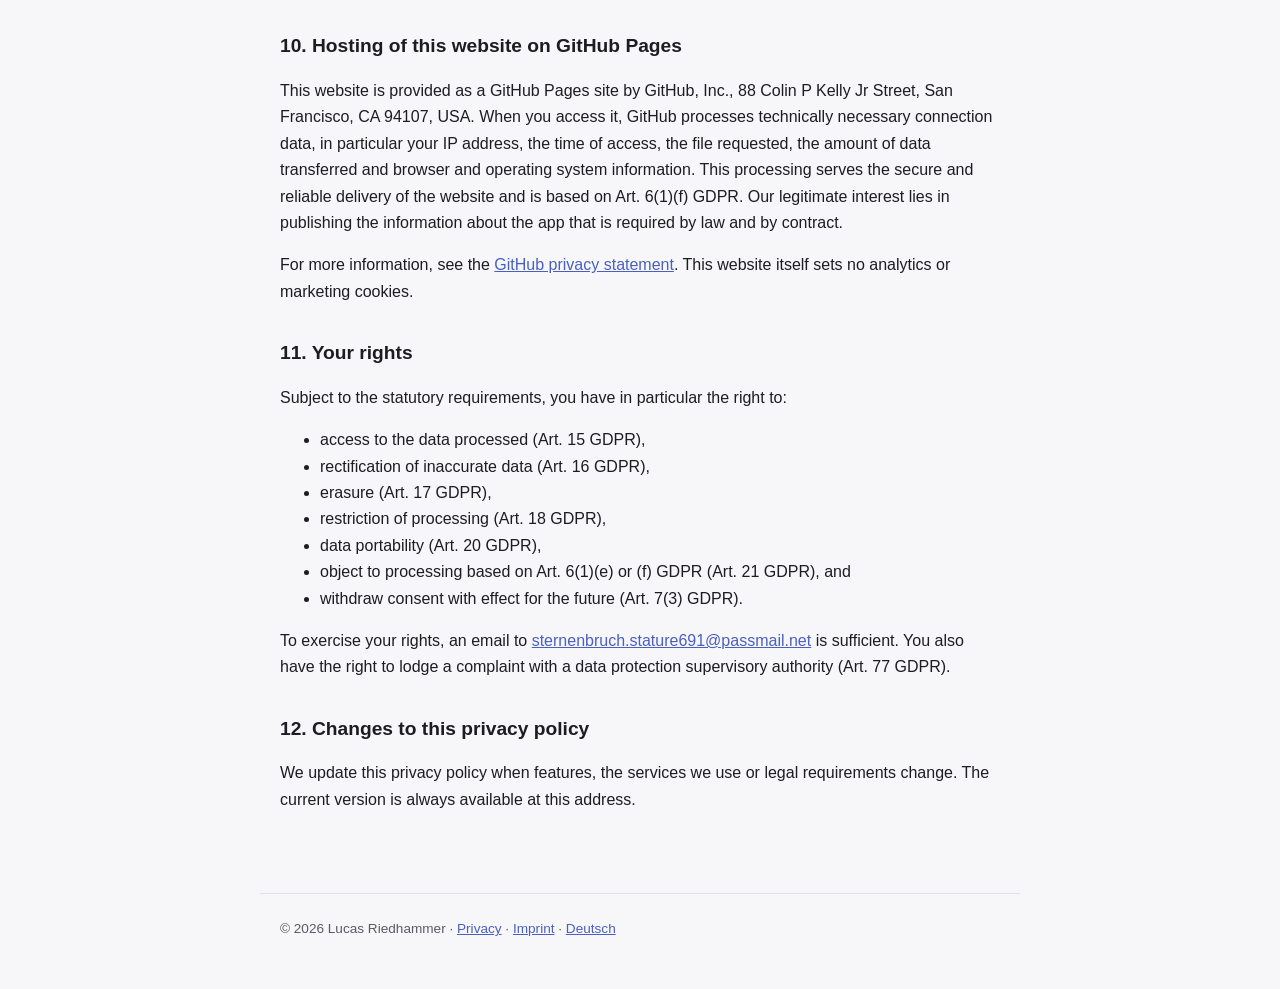
<file: en/privacy.html>
<!DOCTYPE html>
<html lang="en">
<head>
  <meta charset="utf-8">
  <meta name="viewport" content="width=device-width, initial-scale=1">
  <title>Privacy Policy – Sternenbruch</title>
  <link rel="stylesheet" href="../style.css">
</head>
<body>
  <header class="site">
    <nav>
      <a class="brand" href="index.html">Sternenbruch</a>
      <a href="privacy.html" aria-current="page">Privacy</a>
      <a href="imprint.html">Imprint</a>
      <a class="lang" href="../datenschutz.html" hreflang="de">Deutsch</a>
    </nav>
  </header>
  <main>
    <h1>Privacy Policy</h1>
    <p class="stand">Last updated: 29 August 2026</p>

    <p>
      This privacy policy explains how personal data is processed when you use the mobile app
      <strong>Sternenbruch</strong> (app ID: <code>com.starfracture</code>, the “app”) and this
      website. This is a translation of the German original; in case of doubt, the
      <a href="../datenschutz.html" hreflang="de">German version</a> prevails.
    </p>

    <h2>1. Controller</h2>
    <address>
      Lucas Riedhammer<br>
      Eichengrund 32<br>
      59174 Kamen<br>
      Germany<br>
      Email: <a href="mailto:sternenbruch.stature691@passmail.net">sternenbruch.stature691@passmail.net</a>
    </address>

    <h2>2. General information about the app</h2>
    <p>
      Using the app requires no registration; there are no user accounts. Saved games,
      progress and settings are stored locally on your device. This local data is never
      transmitted to us and is removed when you uninstall the app or clear its data.
    </p>
    <p>
      The app is funded by advertising and offers crash reporting and gameplay statistics
      that you can enable voluntarily. The Google services involved are described in the
      following sections.
    </p>

    <h2>3. Consent management (Google UMP)</h2>
    <p>
      The Android version uses the <strong>Google User Messaging Platform (UMP)</strong> to
      determine whether a consent request is required, to store your consent status and, where
      applicable, to display a consent form. The provider is Google Ireland Limited, Gordon
      House, Barrow Street, Dublin 4, Ireland (“Google”).
    </p>
    <p>
      This may involve processing your IP address, device information, app identifier, consent
      decisions and technical diagnostic information. Accessing or storing information on your
      device and the subsequent processing are based, where required, on your consent under
      Section 25(1) TDDDG and Art. 6(1)(a) GDPR. Where consent is not legally required,
      processing takes place only to the extent permitted by law.
    </p>

    <h2>4. Advertising (Google AdMob)</h2>
    <p>
      At certain points in the game, the Android version shows full-screen ads
      (“interstitials”) via <strong>Google AdMob</strong>. Ad requests are only made once UMP
      permits them according to the stored consent status.
    </p>
    <p>
      Depending on your consent, your device settings and the ads Google serves, the following
      data may be processed, among others:
    </p>
    <ul>
      <li>IP address and the approximate region derived from it,</li>
      <li>advertising ID and other device or app identifiers,</li>
      <li>device, operating system and app information,</li>
      <li>interactions with ads and with the app, and</li>
      <li>diagnostic, performance and fraud-prevention data.</li>
    </ul>
    <p>
      This processing serves to deliver and measure advertising, to personalize it where
      applicable, and for fraud prevention, security and technical delivery. Where consent is
      required, it is based on Section 25(1) TDDDG and Art. 6(1)(a) GDPR. You may withdraw
      consent at any time with effect for the future. Where Google offers a renewed choice for
      your device, the app settings provide the “Manage privacy options” button under
      “Ad privacy”.
    </p>
    <p>
      For more information, see the
      <a href="https://developers.google.com/admob/android/privacy/play-data-disclosure"
         rel="noopener noreferrer">privacy information for the Google Mobile Ads SDK</a>, the
      <a href="https://policies.google.com/privacy" rel="noopener noreferrer">Google Privacy
      Policy</a> and
      <a href="https://business.safety.google/privacy/" rel="noopener noreferrer">Google
      Business Data Responsibility</a>.
    </p>

    <h2>5. Voluntary crash reports (Firebase Crashlytics)</h2>
    <p>
      The app uses <strong>Firebase Crashlytics</strong> by Google to detect and fix errors and
      crashes. Collection is disabled by default and is only enabled once you explicitly agree
      in the consent dialog. You can withdraw this decision at any time in the app settings
      under “Send crash reports”.
    </p>
    <p>
      When collection is enabled, the data transmitted to Google may include your device type,
      operating system, app version, the time and technical state of the app at the moment of
      the crash, stack traces, diagnostic information and a Firebase installation ID. We use
      this information solely for stability analysis and troubleshooting. The legal basis is
      your consent under Art. 6(1)(a) GDPR. Under Firebase's rules, crash reports are generally
      stored for up to 90 days.
    </p>
    <p>
      For more information, see the
      <a href="https://firebase.google.com/support/privacy" rel="noopener noreferrer">Firebase
      privacy information</a>.
    </p>

    <h2>6. Voluntary gameplay statistics (Firebase Analytics)</h2>
    <p>
      The app uses <strong>Firebase Analytics</strong> by Google (the app client of Google
      Analytics 4) to understand how the game is actually played — for example, how often a run
      is won and at which wave it ends. Collection is disabled by default and is only enabled
      once you explicitly agree in the consent dialog. This decision is independent of your
      consent to crash reports and can be withdrawn at any time in the app settings.
    </p>
    <p>
      When collection is enabled, the app transmits three events — the start of a run
      (<code>run_start</code>), a cleared wave (<code>wave_cleared</code>) and the end of a run
      (<code>run_end</code>) — with purely game-related information: difficulty level, wave
      reached, win or loss, run duration, remaining hull points, credits earned, number of
      kills, deck size and dominant deck synergy, the start bonus chosen, player rank and the
      number of runs played so far. In addition, Google Analytics automatically collects
      information such as a pseudonymous app instance ID, device and operating system type, app
      version, language and an approximate region derived from your IP address.
    </p>
    <p>
      No names, email addresses, account data or free-text entries are transmitted; the app has
      no user accounts. The data is evaluated in aggregate only, to improve game balance and
      difficulty. The legal basis is your consent under Art. 6(1)(a) GDPR and, where information
      is stored on or read from your device, Section 25(1) TDDDG. The retention period follows
      the settings of the Google Analytics property.
    </p>
    <p>
      For more information, see the
      <a href="https://firebase.google.com/support/privacy" rel="noopener noreferrer">Firebase
      privacy information</a>.
    </p>

    <h2>7. Data transfers by Google services</h2>
    <p>
      With UMP, AdMob and Firebase, processing by Google LLC and further processors outside the
      European Economic Area — in particular in the USA — is possible. Google LLC is certified
      under the EU-US Data Privacy Framework. Where necessary, Google additionally relies on
      appropriate safeguards such as EU standard contractual clauses. The specific retention
      period for advertising and consent data depends on the purpose, account settings and
      Google's deletion rules.
    </p>

    <h2>8. App stores and in-app review</h2>
    <p>
      The app is distributed through the Google Play Store and the Apple App Store. Downloads,
      installation, updates and payments are processed by the respective store provider under
      its own responsibility. On Android, the app may show a voluntary in-app review prompt via
      Google Play; a review is submitted directly to Google Play.
    </p>
    <ul>
      <li><a href="https://policies.google.com/privacy" rel="noopener noreferrer">Google Privacy Policy</a></li>
      <li><a href="https://www.apple.com/legal/privacy/" rel="noopener noreferrer">Apple Privacy Policy</a></li>
    </ul>

    <h2>9. External links (Discord)</h2>
    <p>
      The app contains a link to a Discord server for feedback and discussion. You only leave
      the app when you open the link; the
      <a href="https://discord.com/privacy" rel="noopener noreferrer">Discord privacy policy</a>
      applies from that point on. Merely displaying the link transmits no data to Discord.
    </p>

    <h2>10. Hosting of this website on GitHub Pages</h2>
    <p>
      This website is provided as a GitHub Pages site by GitHub, Inc., 88 Colin P Kelly Jr
      Street, San Francisco, CA 94107, USA. When you access it, GitHub processes technically
      necessary connection data, in particular your IP address, the time of access, the file
      requested, the amount of data transferred and browser and operating system information.
      This processing serves the secure and reliable delivery of the website and is based on
      Art. 6(1)(f) GDPR. Our legitimate interest lies in publishing the information about the
      app that is required by law and by contract.
    </p>
    <p>
      For more information, see the
      <a href="https://docs.github.com/en/site-policy/privacy-policies/github-general-privacy-statement"
         rel="noopener noreferrer">GitHub privacy statement</a>. This website itself sets no
      analytics or marketing cookies.
    </p>

    <h2>11. Your rights</h2>
    <p>Subject to the statutory requirements, you have in particular the right to:</p>
    <ul>
      <li>access to the data processed (Art. 15 GDPR),</li>
      <li>rectification of inaccurate data (Art. 16 GDPR),</li>
      <li>erasure (Art. 17 GDPR),</li>
      <li>restriction of processing (Art. 18 GDPR),</li>
      <li>data portability (Art. 20 GDPR),</li>
      <li>object to processing based on Art. 6(1)(e) or (f) GDPR (Art. 21 GDPR), and</li>
      <li>withdraw consent with effect for the future (Art. 7(3) GDPR).</li>
    </ul>
    <p>
      To exercise your rights, an email to
      <a href="mailto:sternenbruch.stature691@passmail.net">sternenbruch.stature691@passmail.net</a>
      is sufficient. You also have the right to lodge a complaint with a data protection
      supervisory authority (Art. 77 GDPR).
    </p>

    <h2>12. Changes to this privacy policy</h2>
    <p>
      We update this privacy policy when features, the services we use or legal requirements
      change. The current version is always available at this address.
    </p>
  </main>
  <footer>
    © 2026 Lucas Riedhammer ·
    <a href="privacy.html">Privacy</a> ·
    <a href="imprint.html">Imprint</a> ·
    <a href="../datenschutz.html" hreflang="de">Deutsch</a>
  </footer>
</body>
</html>
</file>
<file: style.css>
:root {
  color-scheme: light dark;
  --bg: #f7f7fa;
  --fg: #1c1c22;
  --muted: #5a5a66;
  --card: #ffffff;
  --accent: #4a5fc1;
  --border: #e2e2ea;
}

@media (prefers-color-scheme: dark) {
  :root {
    --bg: #14141a;
    --fg: #e8e8ee;
    --muted: #9a9aa8;
    --card: #1e1e26;
    --accent: #8fa0ff;
    --border: #2c2c38;
  }
}

* { box-sizing: border-box; }

body {
  margin: 0;
  font-family: -apple-system, BlinkMacSystemFont, "Segoe UI", Roboto, sans-serif;
  background: var(--bg);
  color: var(--fg);
  line-height: 1.65;
}

main {
  max-width: 760px;
  margin: 0 auto;
  padding: 2rem 1.25rem 4rem;
}

header.site {
  border-bottom: 1px solid var(--border);
  background: var(--card);
}

header.site nav {
  max-width: 760px;
  margin: 0 auto;
  padding: 0.9rem 1.25rem;
  display: flex;
  gap: 1.5rem;
  align-items: baseline;
  flex-wrap: wrap;
}

header.site .brand {
  font-weight: 700;
  font-size: 1.05rem;
  color: var(--fg);
  text-decoration: none;
}

header.site a:not(.brand) {
  color: var(--muted);
  text-decoration: none;
  font-size: 0.95rem;
}

header.site a:not(.brand):hover { color: var(--accent); }

header.site .lang { margin-left: auto; }

h1 { font-size: 1.7rem; margin: 1.5rem 0 0.5rem; }
h2 { font-size: 1.2rem; margin: 2rem 0 0.5rem; }

a { color: var(--accent); }

p.stand { color: var(--muted); font-size: 0.9rem; }

address { font-style: normal; }

footer {
  max-width: 760px;
  margin: 0 auto;
  padding: 1.5rem 1.25rem 3rem;
  color: var(--muted);
  font-size: 0.85rem;
  border-top: 1px solid var(--border);
}
</file>
